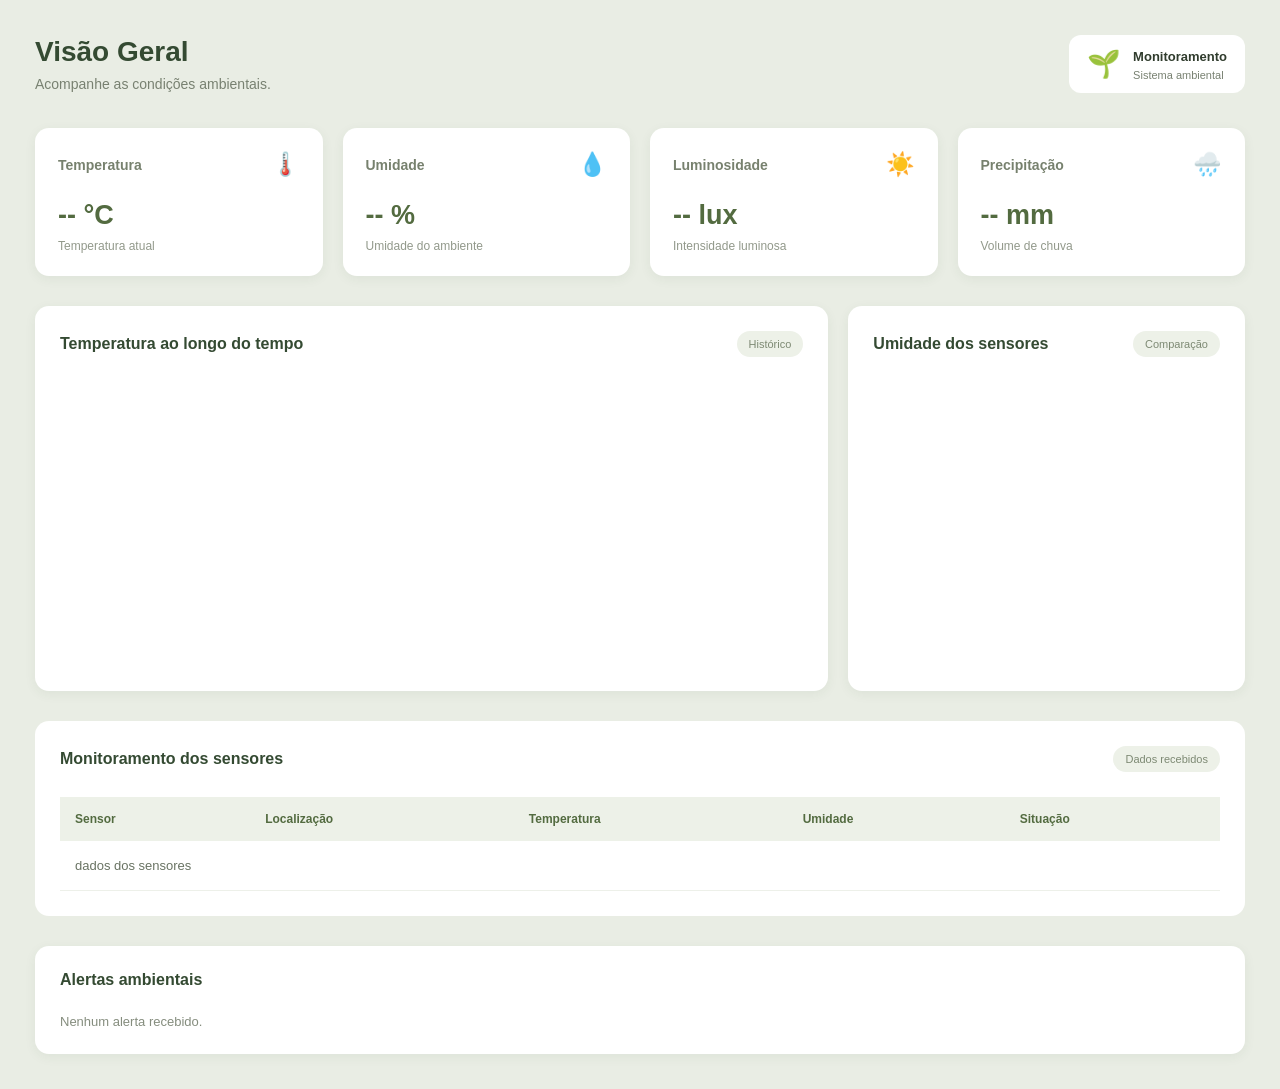
<file: index.html>
<!DOCTYPE html>
<html lang="pt-br">

<head>
    <meta charset="UTF-8">
    <meta name="viewport" content="width=device-width, initial-scale=1.0">

    <title>EcoMonitor | Dashboard Ambiental</title>

    <link rel="stylesheet" href="style.css">

</head>

<body>

    <div class="dashboard">

        <main class="conteudo">

           
            <header class="cabecalho">

                <div>
                    <h1>Visão Geral</h1>
                    <p>Acompanhe as condições ambientais.</p>
                </div>

                <div class="usuario">
                    <span>🌱</span>
                    <div>
                        <strong>Monitoramento</strong>
                        <p>Sistema ambiental</p>
                    </div>
                </div>

            </header>


            <!-- indicadores -->
            <section class="indicadores">

                <div class="card">
                    <div class="card-topo">
                        <h3>Temperatura</h3>
                        <span>🌡️</span>
                    </div>

                    <h2>-- °C</h2>
                    <p>Temperatura atual</p>
                </div>


                <div class="card">
                    <div class="card-topo">
                        <h3>Umidade</h3>
                        <span>💧</span>
                    </div>

                    <h2>-- %</h2>
                    <p>Umidade do ambiente</p>
                </div>


                <div class="card">
                    <div class="card-topo">
                        <h3>Luminosidade</h3>
                        <span>☀️</span>
                    </div>

                    <h2>-- lux</h2>
                    <p>Intensidade luminosa</p>
                </div>


                <div class="card">
                    <div class="card-topo">
                        <h3>Precipitação</h3>
                        <span>🌧️</span>
                    </div>

                    <h2>-- mm</h2>
                    <p>Volume de chuva</p>
                </div>

            </section>


            <!-- gráficos -->
            <section class="graficos">

                <div class="grafico-card">
                    <div class="secao-titulo">
                        <h3>Temperatura ao longo do tempo</h3>
                        <span>Histórico</span>
                    </div>

                    <canvas id="graficoTemperatura"></canvas>
                </div>


                <div class="grafico-card">
                    <div class="secao-titulo">
                        <h3>Umidade dos sensores</h3>
                        <span>Comparação</span>
                    </div>

                    <canvas id="graficoUmidade"></canvas>
                </div>

            </section>


            <!-- tabela de sensores -->
            <section class="tabela-container">

                <div class="secao-titulo">
                    <h3>Monitoramento dos sensores</h3>
                    <span>Dados recebidos</span>
                </div>

                <table>

                    <thead>
                        <tr>
                            <th>Sensor</th>
                            <th>Localização</th>
                            <th>Temperatura</th>
                            <th>Umidade</th>
                            <th>Situação</th>
                        </tr>
                    </thead>

                    <tbody id="tabelaSensores">

                        <tr>
                            <td colspan="5">
                                 dados dos sensores
                            </td>
                        </tr>

                    </tbody>

                </table>

            </section>


            <!-- alertas -->
            <section class="alertas">

                <div class="secao-titulo">
                    <h3>Alertas ambientais</h3>
                </div>

                <div id="listaAlertas">
                    <p>Nenhum alerta recebido.</p>
                </div>

            </section>

        </main>

    </div>

</body>

</html>
</file>
<file: style.css>
* {
    margin: 0;
    padding: 0;
    box-sizing: border-box;
}

body {
    font-family: Arial, Helvetica, sans-serif;
    background-color: #e9ede4;
    color: #303c2d;
}

/* CONTEÚDO PRINCIPAL */

.dashboard {
    display: block;
    min-height: 100vh;
}

.conteudo {
    width: 100%;
    padding: 35px;
    min-width: 0;
}

/* CABEÇALHO */

.cabecalho {
    display: flex;
    justify-content: space-between;
    align-items: center;
    margin-bottom: 35px;
}

.cabecalho h1 {
    font-size: 28px;
    color: #344a32;
    margin-bottom: 8px;
}

.cabecalho p {
    color: #788171;
    font-size: 14px;
}

.usuario {
    display: flex;
    align-items: center;
    gap: 12px;
    background-color: #ffffff;
    padding: 12px 18px;
    border-radius: 12px;
}

.usuario span {
    font-size: 27px;
}

.usuario strong {
    font-size: 13px;
}

.usuario p {
    font-size: 11px;
    margin-top: 4px;
}

/* CARDS DE INDICADORES */

.indicadores {
    display: grid;
    grid-template-columns: repeat(4, 1fr);
    gap: 20px;
    margin-bottom: 30px;
}

.card {
    background-color: #ffffff;
    padding: 23px;
    border-radius: 14px;
    box-shadow: 0 3px 12px #344a3210;
    transition: 0.3s;
}

.card:hover {
    transform: translateY(-4px);
    box-shadow: 0 6px 18px #344a3220;
}

.card-topo {
    display: flex;
    justify-content: space-between;
    align-items: center;
    margin-bottom: 22px;
}

.card-topo h3 {
    font-size: 14px;
    color: #77816e;
}

.card-topo span {
    font-size: 23px;
}

.card h2 {
    font-size: 27px;
    color: #536b40;
    margin-bottom: 8px;
}

.card p {
    font-size: 12px;
    color: #92998b;
}

/* ÁREA DOS GRÁFICOS */

.graficos {
    display: grid;
    grid-template-columns: 2fr 1fr;
    gap: 20px;
    margin-bottom: 30px;
}

.grafico-card {
    background-color: #ffffff;
    padding: 25px;
    border-radius: 14px;
    box-shadow: 0 3px 12px #344a3210;
    min-width: 0;
}

.grafico-card canvas {
    width: 100% !important;
    max-height: 280px;
}

.secao-titulo {
    display: flex;
    justify-content: space-between;
    align-items: center;
    gap: 12px;
    margin-bottom: 25px;
}

.secao-titulo h3 {
    font-size: 16px;
    color: #344a32;
}

.secao-titulo span {
    font-size: 11px;
    color: #7d8973;
    background-color: #edf1e8;
    padding: 7px 12px;
    border-radius: 20px;
}

/* TABELA DE SENSORES */

.tabela-container {
    background-color: #ffffff;
    padding: 25px;
    border-radius: 14px;
    margin-bottom: 30px;
    overflow-x: auto;
}

table {
    width: 100%;
    border-collapse: collapse;
    text-align: left;
}

thead {
    background-color: #edf1e8;
}

th {
    color: #536b40;
    font-size: 12px;
    padding: 15px;
}

td {
    color: #697363;
    font-size: 13px;
    padding: 17px 15px;
    border-bottom: 1px solid #edf0e9;
}

tbody tr:hover {
    background-color: #f7f9f4;
}

/* ALERTAS AMBIENTAIS */

.alertas {
    background-color: #ffffff;
    padding: 25px;
    border-radius: 14px;
    box-shadow: 0 3px 12px #344a3210;
}

.alertas p {
    color: #858d7e;
    font-size: 13px;
}
</file>
